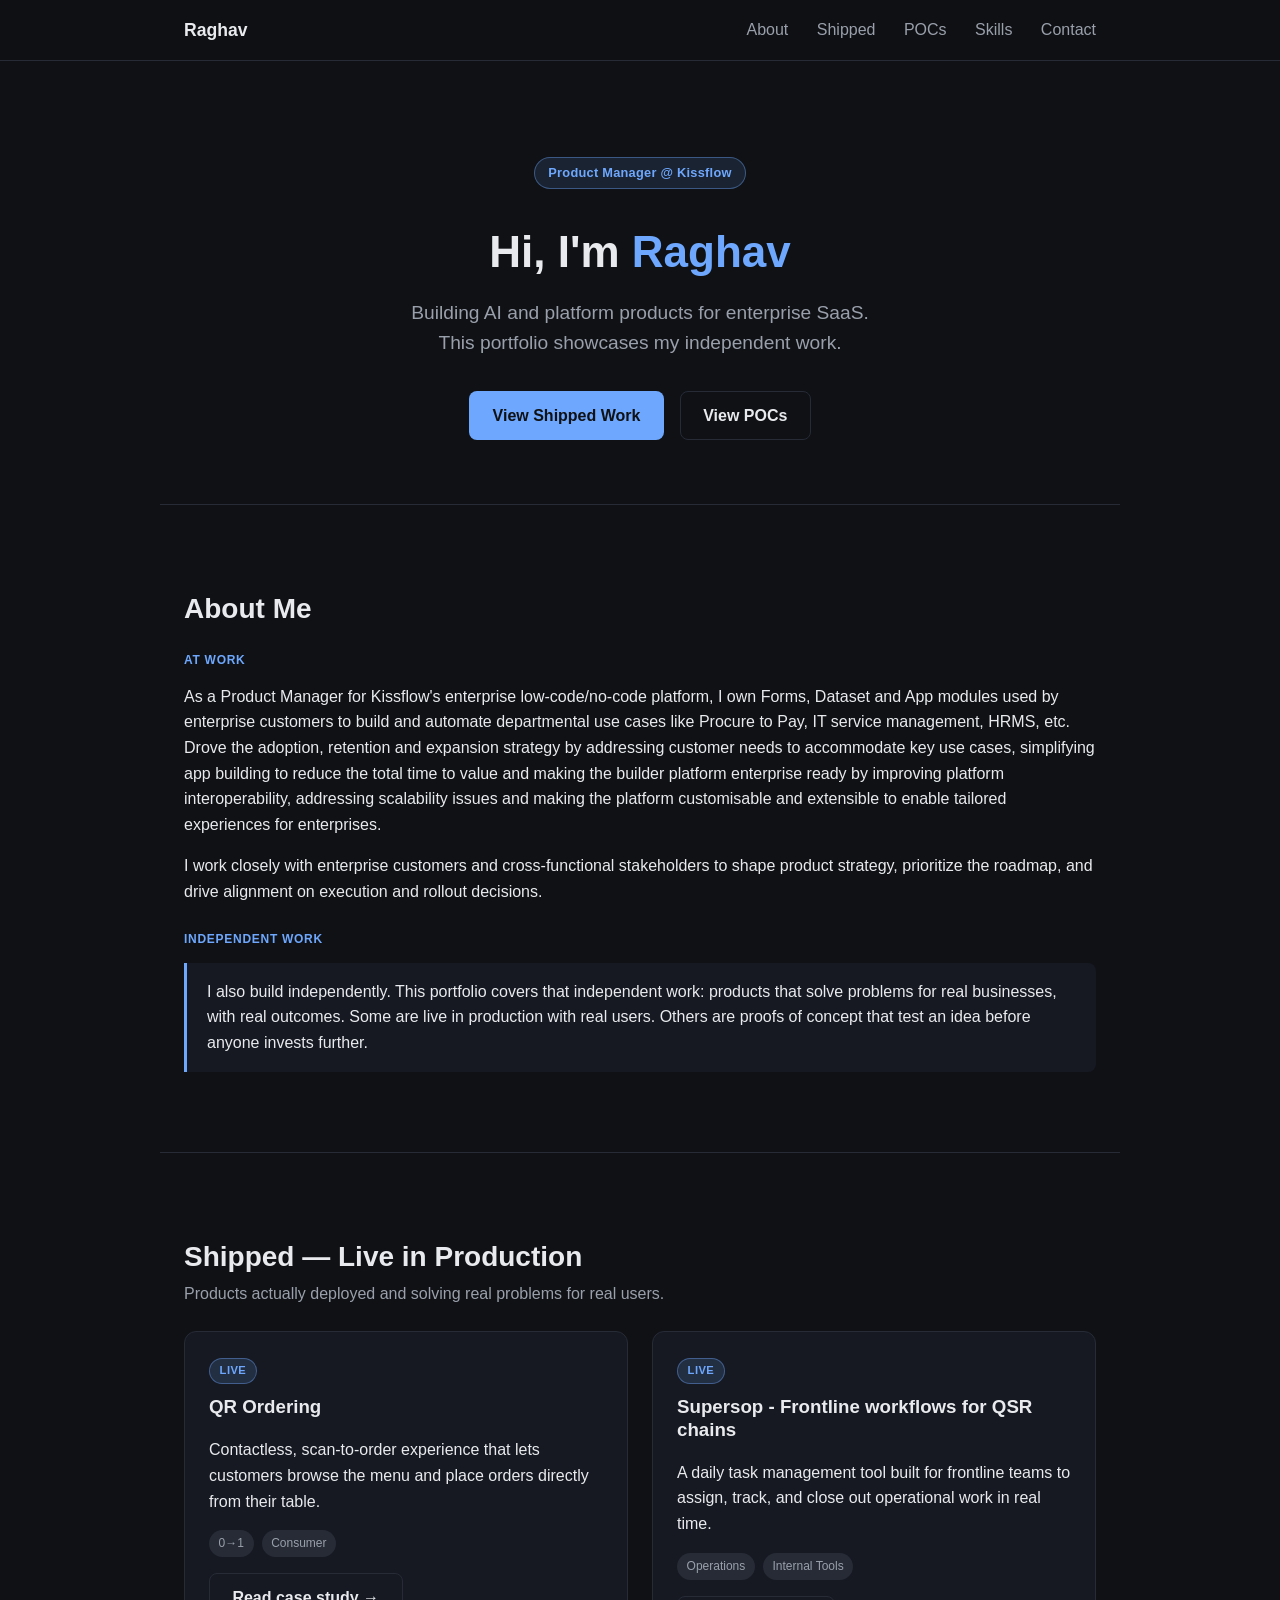
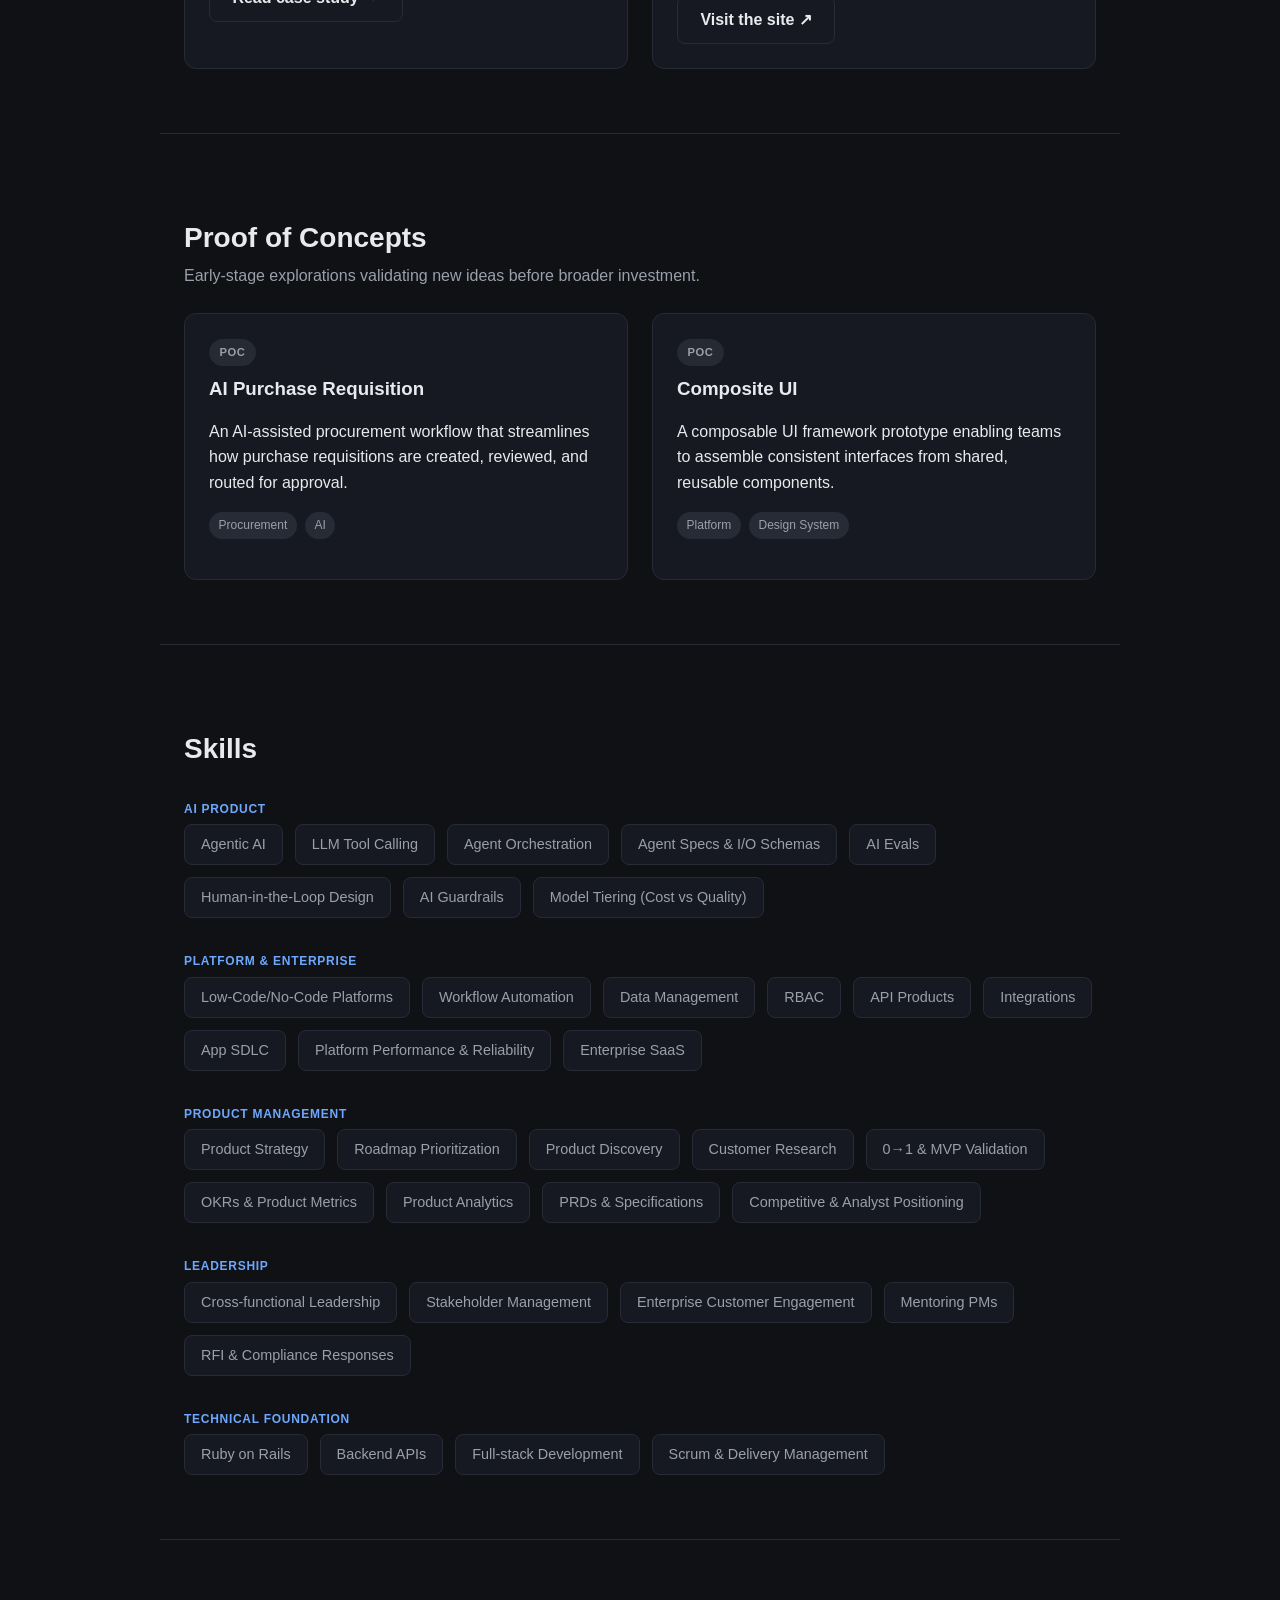
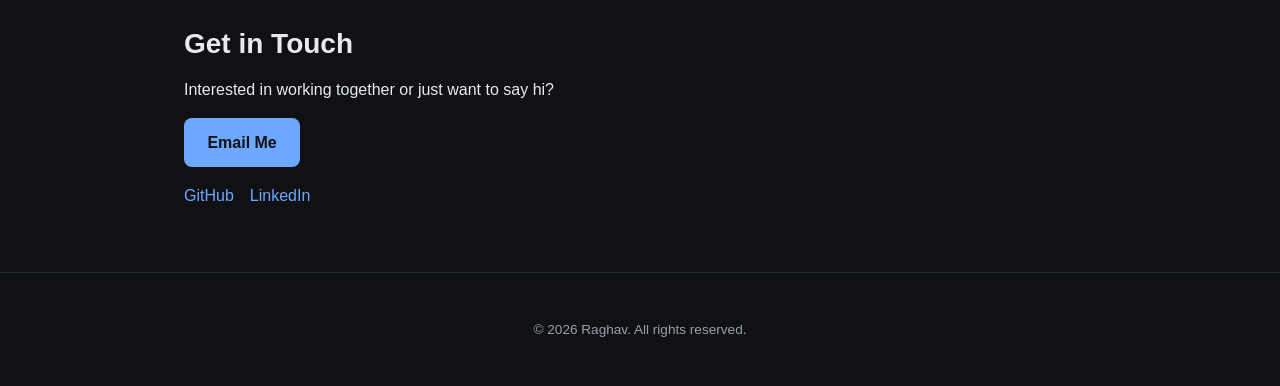
<file: index.html>
<!DOCTYPE html>
<html lang="en">
<head>
  <meta charset="UTF-8" />
  <meta name="viewport" content="width=device-width, initial-scale=1.0" />
  <title>Raghav — Product Manager Portfolio</title>
  <meta name="description" content="Portfolio of Raghav — Product Manager" />
  <link rel="stylesheet" href="assets/style.css" />
  <link rel="icon" href="data:,">
</head>
<body>
  <header class="nav">
    <div class="nav-inner">
      <a href="#home" class="brand">Raghav</a>
      <nav>
        <a href="#about">About</a>
        <a href="#projects">Shipped</a>
        <a href="#pocs">POCs</a>
        <a href="#skills">Skills</a>
        <a href="#contact">Contact</a>
      </nav>
    </div>
  </header>

  <main>
    <section id="home" class="hero">
      <span class="role-tag">Product Manager @ Kissflow</span>
      <h1>Hi, I'm <span class="accent">Raghav</span></h1>
      <p class="subtitle">Building AI and platform products for enterprise SaaS.<br />This portfolio showcases my independent work.</p>
      <div class="cta">
        <a href="#projects" class="btn btn-primary">View Shipped Work</a>
        <a href="#pocs" class="btn btn-outline">View POCs</a>
      </div>
    </section>

    <section id="about" class="section">
      <h2>About Me</h2>
      <h3 class="about-label">At work</h3>
      <p>
        As a Product Manager for Kissflow's enterprise low-code/no-code platform, I own
        Forms, Dataset and App modules used by enterprise customers to build and
        automate departmental use cases like Procure to Pay, IT service management,
        HRMS, etc. Drove the adoption, retention and expansion strategy by addressing
        customer needs to accommodate key use cases, simplifying app building to reduce
        the total time to value and making the builder platform enterprise ready by
        improving platform interoperability, addressing scalability issues and making
        the platform customisable and extensible to enable tailored experiences for
        enterprises.
      </p>
      <p>
        I work closely with enterprise customers and cross-functional stakeholders to
        shape product strategy, prioritize the roadmap, and drive alignment on
        execution and rollout decisions.
      </p>
      <h3 class="about-label">Independent work</h3>
      <p class="callout">
        I also build independently. This portfolio covers that independent work:
        products that solve problems for real businesses, with real outcomes. Some are
        live in production with real users. Others are proofs of concept that test an
        idea before anyone invests further.
      </p>
    </section>

    <section id="projects" class="section">
      <h2>Shipped — Live in Production</h2>
      <p class="section-intro">Products actually deployed and solving real problems for real users.</p>
      <div class="grid">
        <article class="card">
          <span class="status-badge status-live">Live</span>
          <h3>QR Ordering</h3>
          <p>Contactless, scan-to-order experience that lets customers browse the menu and place orders directly from their table.</p>
          <div class="tags">
            <span class="tag">0&rarr;1</span>
            <span class="tag">Consumer</span>
          </div>
          <a href="projects/qr-ordering.html" class="btn btn-outline">Read case study &rarr;</a>
        </article>
        <article class="card">
          <span class="status-badge status-live">Live</span>
          <h3>Supersop - Frontline workflows for QSR chains</h3>
          <p>A daily task management tool built for frontline teams to assign, track, and close out operational work in real time.</p>
          <div class="tags">
            <span class="tag">Operations</span>
            <span class="tag">Internal Tools</span>
          </div>
          <a href="https://www.supersop.xyz" class="btn btn-outline" target="_blank" rel="noopener">Visit the site &nearr;</a>
        </article>
      </div>
    </section>

    <section id="pocs" class="section">
      <h2>Proof of Concepts</h2>
      <p class="section-intro">Early-stage explorations validating new ideas before broader investment.</p>
      <div class="grid">
        <article class="card">
          <span class="status-badge status-poc">POC</span>
          <h3>AI Purchase Requisition</h3>
          <p>An AI-assisted procurement workflow that streamlines how purchase requisitions are created, reviewed, and routed for approval.</p>
          <div class="tags">
            <span class="tag">Procurement</span>
            <span class="tag">AI</span>
          </div>
        </article>
        <article class="card">
          <span class="status-badge status-poc">POC</span>
          <h3>Composite UI</h3>
          <p>A composable UI framework prototype enabling teams to assemble consistent interfaces from shared, reusable components.</p>
          <div class="tags">
            <span class="tag">Platform</span>
            <span class="tag">Design System</span>
          </div>
        </article>
      </div>
    </section>

    <section id="skills" class="section">
      <h2>Skills</h2>
      <div class="skill-groups">
        <div class="skill-group">
          <h3 class="about-label">AI Product</h3>
          <ul class="skills-list">
            <li>Agentic AI</li>
            <li>LLM Tool Calling</li>
            <li>Agent Orchestration</li>
            <li>Agent Specs &amp; I/O Schemas</li>
            <li>AI Evals</li>
            <li>Human-in-the-Loop Design</li>
            <li>AI Guardrails</li>
            <li>Model Tiering (Cost vs Quality)</li>
          </ul>
        </div>
        <div class="skill-group">
          <h3 class="about-label">Platform &amp; Enterprise</h3>
          <ul class="skills-list">
            <li>Low-Code/No-Code Platforms</li>
            <li>Workflow Automation</li>
            <li>Data Management</li>
            <li>RBAC</li>
            <li>API Products</li>
            <li>Integrations</li>
            <li>App SDLC</li>
            <li>Platform Performance &amp; Reliability</li>
            <li>Enterprise SaaS</li>
          </ul>
        </div>
        <div class="skill-group">
          <h3 class="about-label">Product Management</h3>
          <ul class="skills-list">
            <li>Product Strategy</li>
            <li>Roadmap Prioritization</li>
            <li>Product Discovery</li>
            <li>Customer Research</li>
            <li>0&rarr;1 &amp; MVP Validation</li>
            <li>OKRs &amp; Product Metrics</li>
            <li>Product Analytics</li>
            <li>PRDs &amp; Specifications</li>
            <li>Competitive &amp; Analyst Positioning</li>
          </ul>
        </div>
        <div class="skill-group">
          <h3 class="about-label">Leadership</h3>
          <ul class="skills-list">
            <li>Cross-functional Leadership</li>
            <li>Stakeholder Management</li>
            <li>Enterprise Customer Engagement</li>
            <li>Mentoring PMs</li>
            <li>RFI &amp; Compliance Responses</li>
          </ul>
        </div>
        <div class="skill-group">
          <h3 class="about-label">Technical Foundation</h3>
          <ul class="skills-list">
            <li>Ruby on Rails</li>
            <li>Backend APIs</li>
            <li>Full-stack Development</li>
            <li>Scrum &amp; Delivery Management</li>
          </ul>
        </div>
      </div>
    </section>

    <section id="contact" class="section">
      <h2>Get in Touch</h2>
      <p>Interested in working together or just want to say hi?</p>
      <a href="mailto:vishalragh13@gmail.com" class="btn btn-primary">Email Me</a>
      <div class="social">
        <a href="https://github.com/rockwander" target="_blank" rel="noopener">GitHub</a>
        <a href="https://www.linkedin.com/in/raghavendrang" target="_blank" rel="noopener">LinkedIn</a>
      </div>
    </section>
  </main>

  <footer class="footer">
    <p>&copy; <span id="year"></span> Raghav. All rights reserved.</p>
  </footer>

  <script src="assets/script.js"></script>
</body>
</html>
</file>
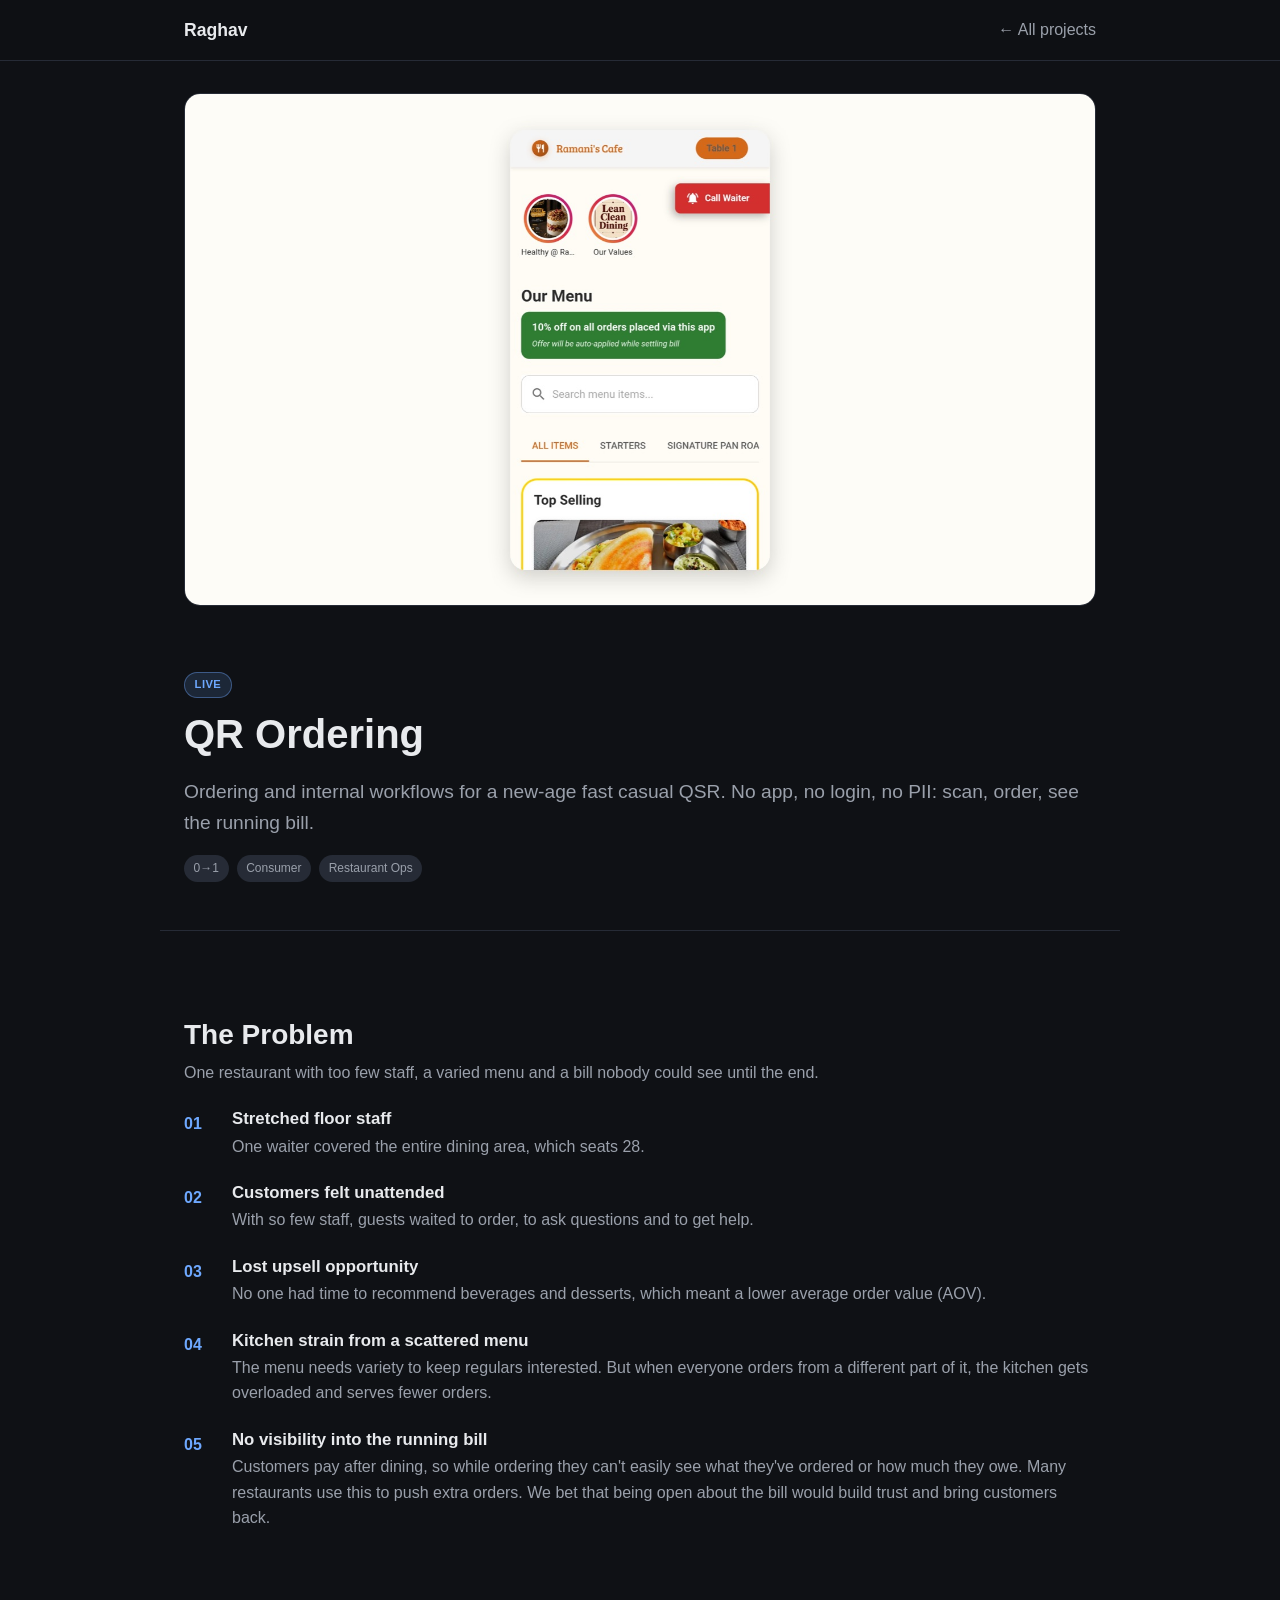
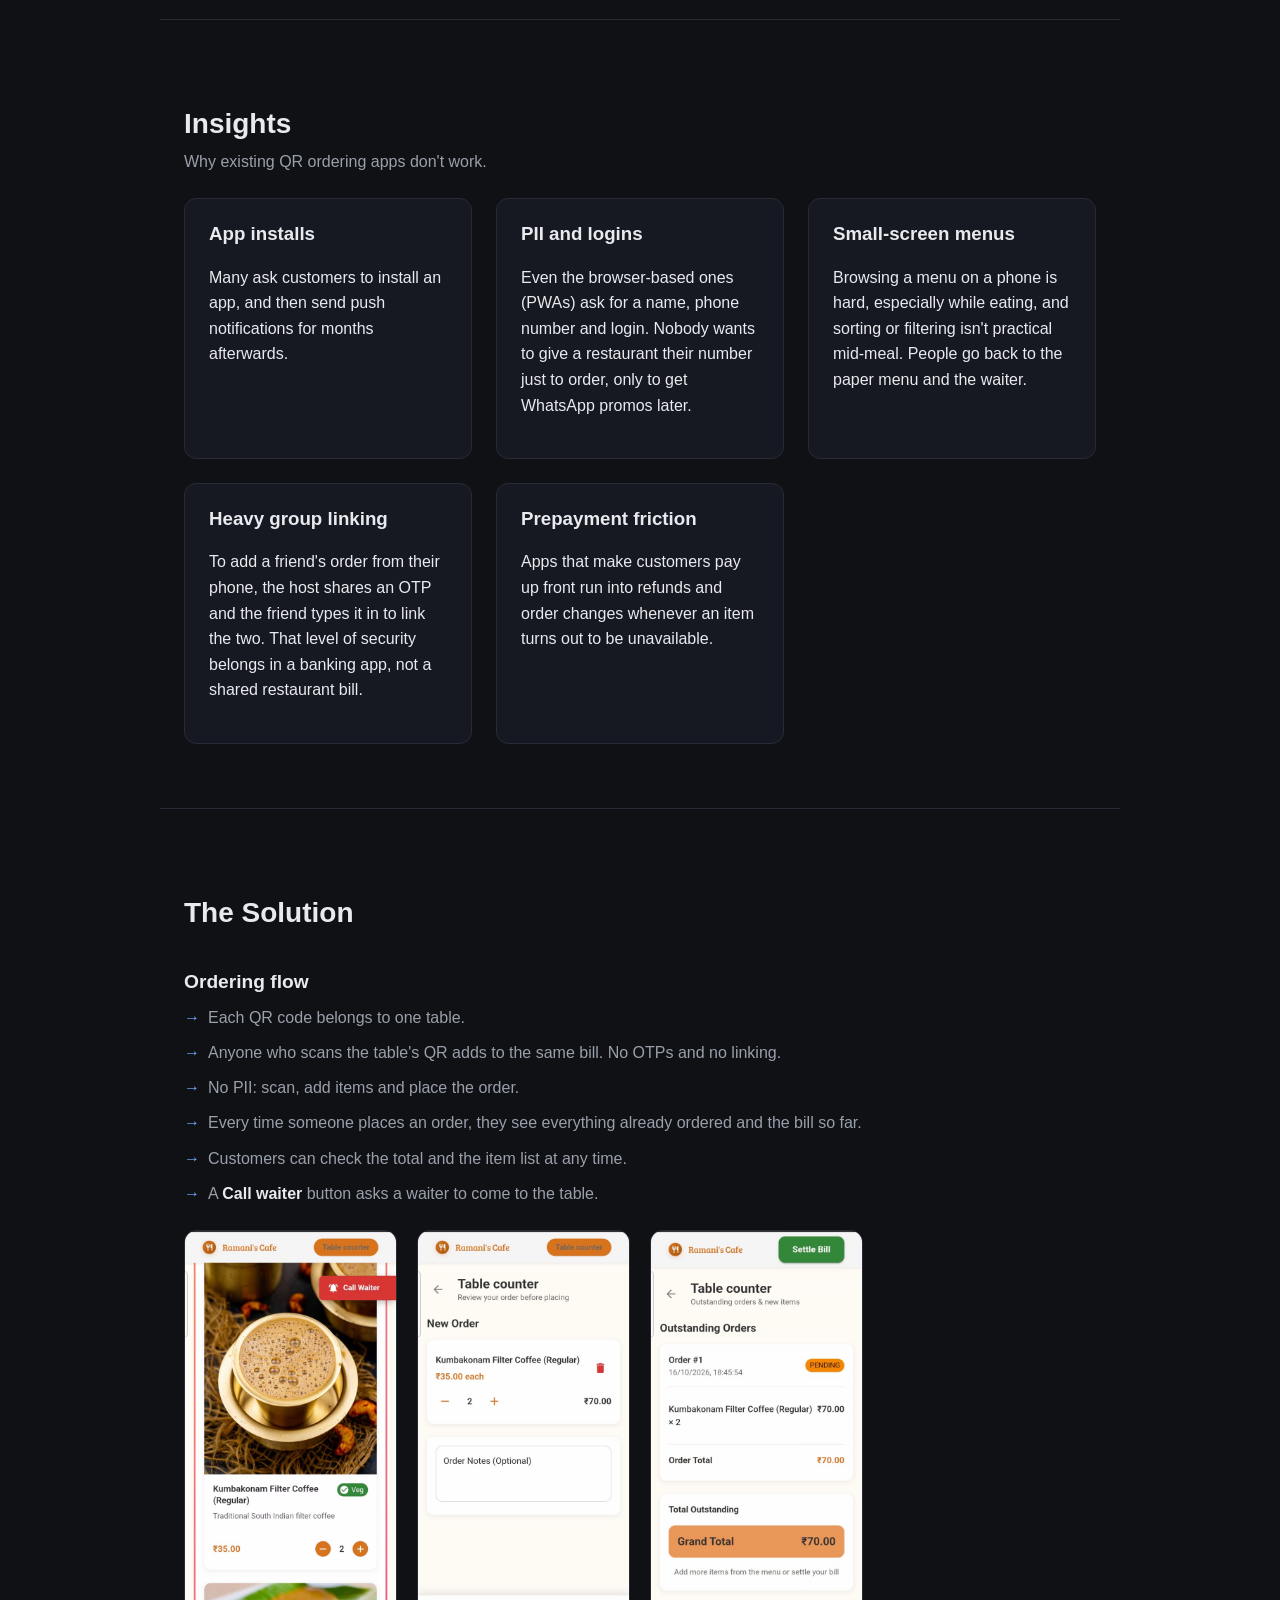
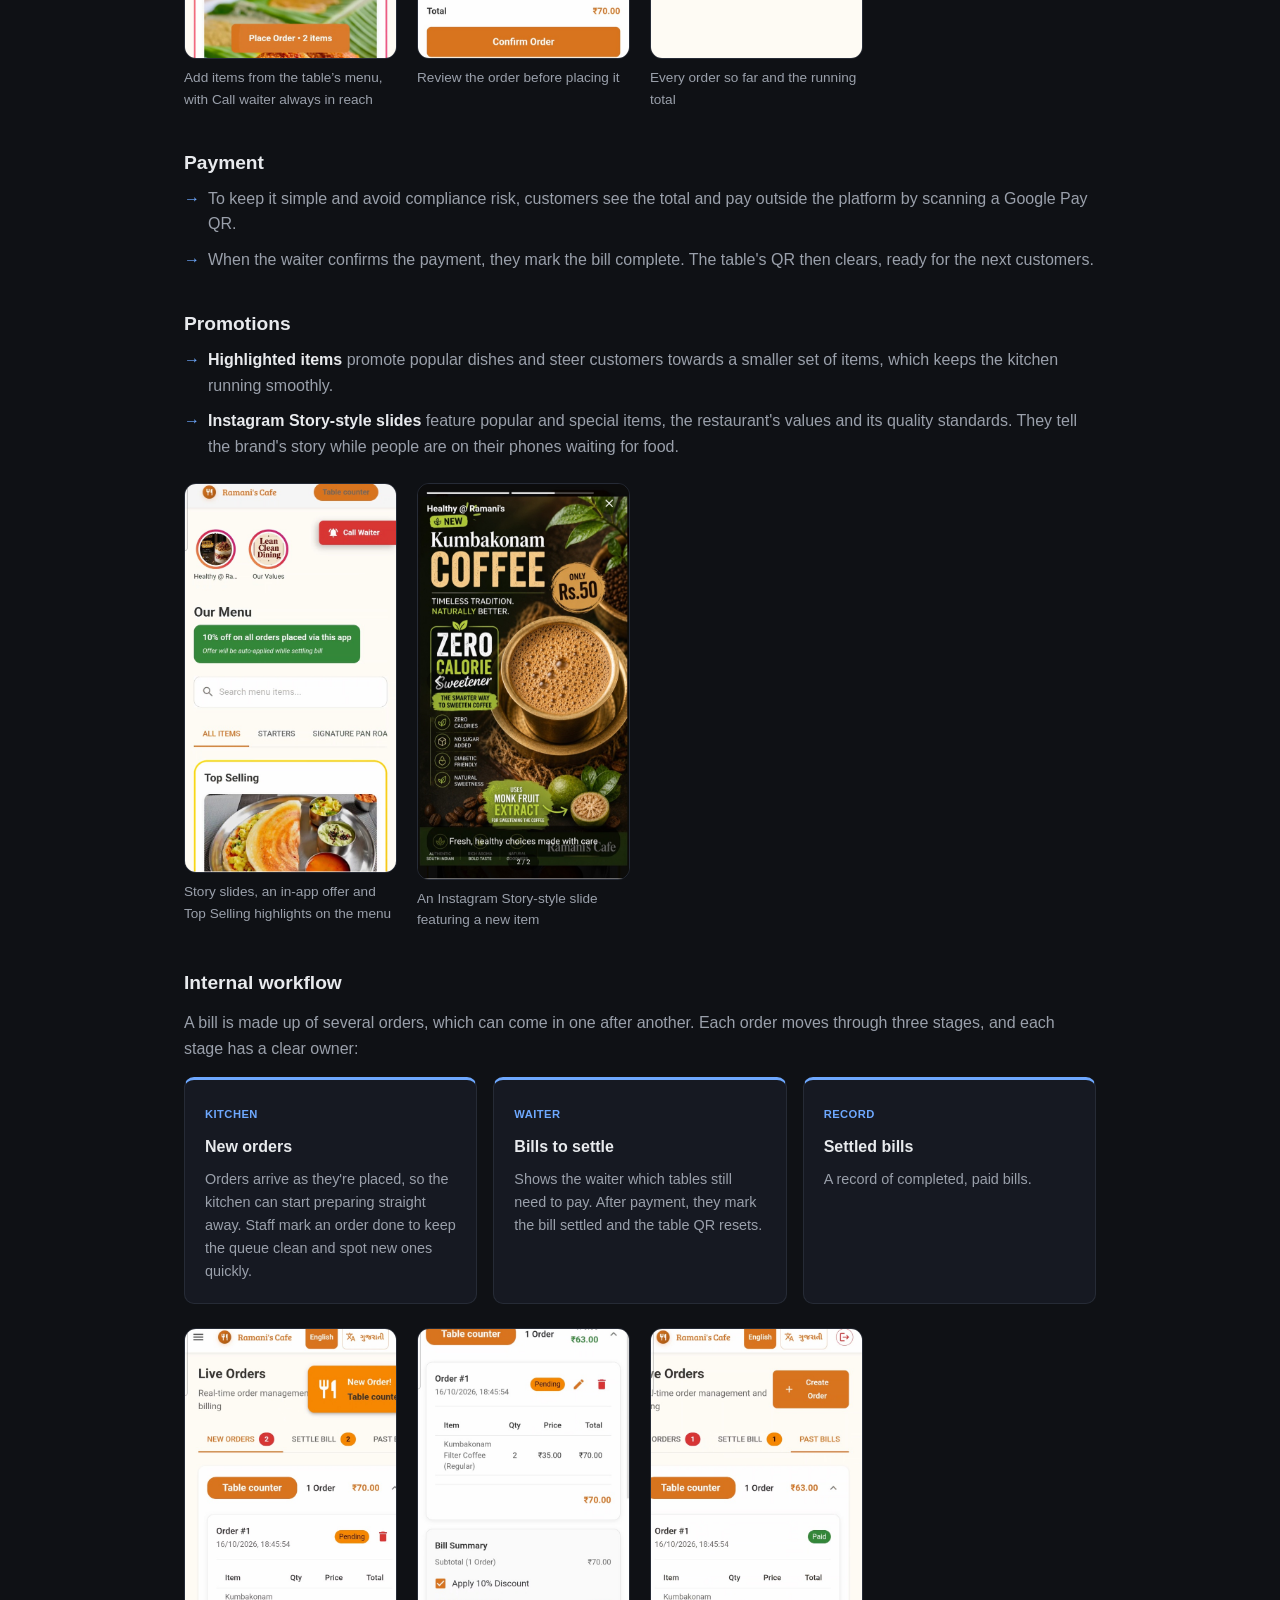
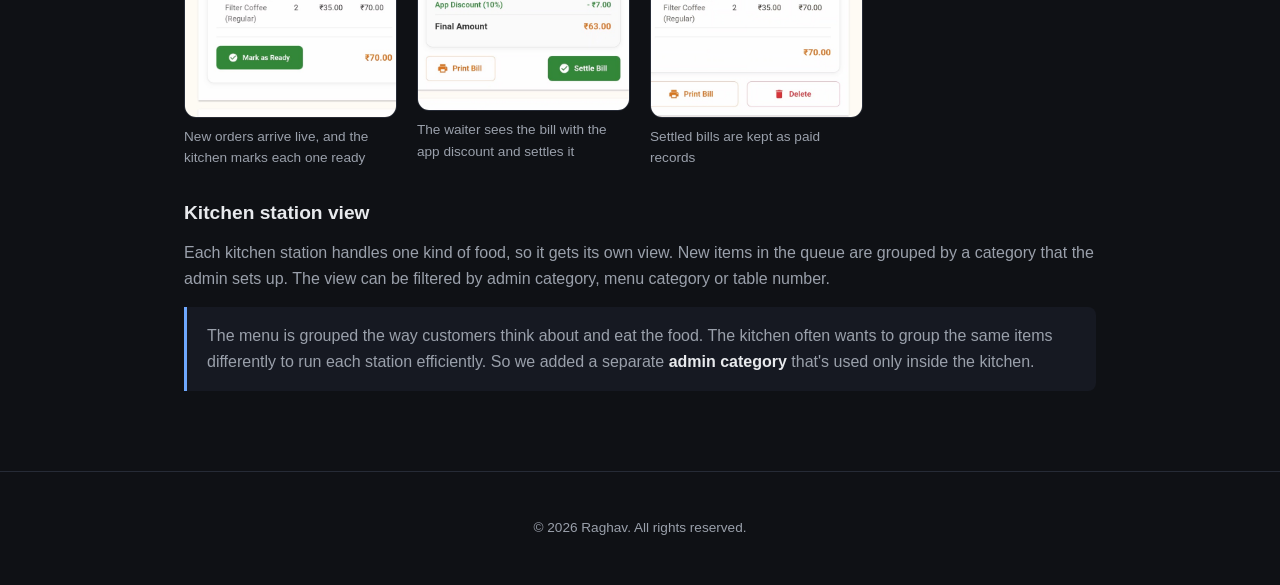
<file: projects/qr-ordering.html>
<!DOCTYPE html>
<html lang="en">
<head>
  <meta charset="UTF-8" />
  <meta name="viewport" content="width=device-width, initial-scale=1.0" />
  <title>QR Ordering — Raghav</title>
  <meta name="description" content="Case study: a no-login, table-based QR ordering and kitchen workflow system for a fast casual QSR." />
  <link rel="stylesheet" href="../assets/style.css" />
  <link rel="icon" href="data:,">
</head>
<body>
  <header class="nav">
    <div class="nav-inner">
      <a href="../index.html" class="brand">Raghav</a>
      <nav>
        <a href="../index.html#projects">&larr; All projects</a>
      </nav>
    </div>
  </header>

  <main>
    <figure class="case-cover">
      <img src="../assets/qr-ordering/cover.jpg" alt="QR ordering menu for Ramani's Cafe with story slides and a Call waiter button" width="1600" height="900" />
    </figure>

    <section class="case-hero">
      <span class="status-badge status-live">Live</span>
      <h1>QR Ordering</h1>
      <p class="subtitle">Ordering and internal workflows for a new-age fast casual QSR. No app, no login, no PII: scan, order, see the running bill.</p>
      <div class="tags">
        <span class="tag">0&rarr;1</span>
        <span class="tag">Consumer</span>
        <span class="tag">Restaurant Ops</span>
      </div>
    </section>

    <section class="section">
      <h2>The Problem</h2>
      <p class="section-intro">One restaurant with too few staff, a varied menu and a bill nobody could see until the end.</p>
      <ol class="numbered">
        <li>
          <h3>Stretched floor staff</h3>
          <p>One waiter covered the entire dining area, which seats 28.</p>
        </li>
        <li>
          <h3>Customers felt unattended</h3>
          <p>With so few staff, guests waited to order, to ask questions and to get help.</p>
        </li>
        <li>
          <h3>Lost upsell opportunity</h3>
          <p>No one had time to recommend beverages and desserts, which meant a lower average order value (AOV).</p>
        </li>
        <li>
          <h3>Kitchen strain from a scattered menu</h3>
          <p>The menu needs variety to keep regulars interested. But when everyone orders from a different part of it, the kitchen gets overloaded and serves fewer orders.</p>
        </li>
        <li>
          <h3>No visibility into the running bill</h3>
          <p>Customers pay after dining, so while ordering they can't easily see what they've ordered or how much they owe. Many restaurants use this to push extra orders. We bet that being open about the bill would build trust and bring customers back.</p>
        </li>
      </ol>
    </section>

    <section class="section">
      <h2>Insights</h2>
      <p class="section-intro">Why existing QR ordering apps don't work.</p>
      <div class="grid">
        <article class="card">
          <h3>App installs</h3>
          <p>Many ask customers to install an app, and then send push notifications for months afterwards.</p>
        </article>
        <article class="card">
          <h3>PII and logins</h3>
          <p>Even the browser-based ones (PWAs) ask for a name, phone number and login. Nobody wants to give a restaurant their number just to order, only to get WhatsApp promos later.</p>
        </article>
        <article class="card">
          <h3>Small-screen menus</h3>
          <p>Browsing a menu on a phone is hard, especially while eating, and sorting or filtering isn't practical mid-meal. People go back to the paper menu and the waiter.</p>
        </article>
        <article class="card">
          <h3>Heavy group linking</h3>
          <p>To add a friend's order from their phone, the host shares an OTP and the friend types it in to link the two. That level of security belongs in a banking app, not a shared restaurant bill.</p>
        </article>
        <article class="card">
          <h3>Prepayment friction</h3>
          <p>Apps that make customers pay up front run into refunds and order changes whenever an item turns out to be unavailable.</p>
        </article>
      </div>
    </section>

    <section class="section">
      <h2>The Solution</h2>

      <div class="subsection">
        <h3>Ordering flow</h3>
        <ul class="checklist">
          <li>Each QR code belongs to one table.</li>
          <li>Anyone who scans the table's QR adds to the same bill. No OTPs and no linking.</li>
          <li>No PII: scan, add items and place the order.</li>
          <li>Every time someone places an order, they see everything already ordered and the bill so far.</li>
          <li>Customers can check the total and the item list at any time.</li>
          <li>A <strong>Call waiter</strong> button asks a waiter to come to the table.</li>
        </ul>
        <div class="shots">
          <figure class="shot">
            <img src="../assets/qr-ordering/add-items.jpg" alt="Add items from the table&rsquo;s menu, with Call waiter always in reach" width="600" height="1214" loading="lazy" />
            <figcaption>Add items from the table&rsquo;s menu, with Call waiter always in reach</figcaption>
          </figure>
          <figure class="shot">
            <img src="../assets/qr-ordering/review-order.jpg" alt="Review the order before placing it" width="600" height="1214" loading="lazy" />
            <figcaption>Review the order before placing it</figcaption>
          </figure>
          <figure class="shot">
            <img src="../assets/qr-ordering/running-bill.jpg" alt="Every order so far and the running total" width="600" height="1214" loading="lazy" />
            <figcaption>Every order so far and the running total</figcaption>
          </figure>
        </div>
      </div>

      <div class="subsection">
        <h3>Payment</h3>
        <ul class="checklist">
          <li>To keep it simple and avoid compliance risk, customers see the total and pay outside the platform by scanning a Google Pay QR.</li>
          <li>When the waiter confirms the payment, they mark the bill complete. The table's QR then clears, ready for the next customers.</li>
        </ul>
      </div>

      <div class="subsection">
        <h3>Promotions</h3>
        <ul class="checklist">
          <li><strong>Highlighted items</strong> promote popular dishes and steer customers towards a smaller set of items, which keeps the kitchen running smoothly.</li>
          <li><strong>Instagram Story-style slides</strong> feature popular and special items, the restaurant's values and its quality standards. They tell the brand's story while people are on their phones waiting for food.</li>
        </ul>
        <div class="shots">
          <figure class="shot">
            <img src="../assets/qr-ordering/menu.jpg" alt="Story slides, an in-app offer and Top Selling highlights on the menu" width="600" height="1103" loading="lazy" />
            <figcaption>Story slides, an in-app offer and Top Selling highlights on the menu</figcaption>
          </figure>
          <figure class="shot">
            <img src="../assets/qr-ordering/story.jpg" alt="An Instagram Story-style slide featuring a new item" width="600" height="1122" loading="lazy" />
            <figcaption>An Instagram Story-style slide featuring a new item</figcaption>
          </figure>
        </div>
      </div>

      <div class="subsection">
        <h3>Internal workflow</h3>
        <p>A bill is made up of several orders, which can come in one after another. Each order moves through three stages, and each stage has a clear owner:</p>
        <div class="pipeline">
          <div class="stage">
            <span class="stage-owner">Kitchen</span>
            <h4>New orders</h4>
            <p>Orders arrive as they're placed, so the kitchen can start preparing straight away. Staff mark an order done to keep the queue clean and spot new ones quickly.</p>
          </div>
          <div class="stage">
            <span class="stage-owner">Waiter</span>
            <h4>Bills to settle</h4>
            <p>Shows the waiter which tables still need to pay. After payment, they mark the bill settled and the table QR resets.</p>
          </div>
          <div class="stage">
            <span class="stage-owner">Record</span>
            <h4>Settled bills</h4>
            <p>A record of completed, paid bills.</p>
          </div>
        </div>
        <div class="shots">
          <figure class="shot">
            <img src="../assets/qr-ordering/new-orders.jpg" alt="New orders arrive live, and the kitchen marks each one ready" width="600" height="1103" loading="lazy" />
            <figcaption>New orders arrive live, and the kitchen marks each one ready</figcaption>
          </figure>
          <figure class="shot">
            <img src="../assets/qr-ordering/settle-bill.jpg" alt="The waiter sees the bill with the app discount and settles it" width="600" height="1084" loading="lazy" />
            <figcaption>The waiter sees the bill with the app discount and settles it</figcaption>
          </figure>
          <figure class="shot">
            <img src="../assets/qr-ordering/settled-bills.jpg" alt="Settled bills are kept as paid records" width="600" height="1103" loading="lazy" />
            <figcaption>Settled bills are kept as paid records</figcaption>
          </figure>
        </div>

        <h3 class="mt">Kitchen station view</h3>
        <p>Each kitchen station handles one kind of food, so it gets its own view. New items in the queue are grouped by a category that the admin sets up. The view can be filtered by admin category, menu category or table number.</p>
        <p class="callout">The menu is grouped the way customers think about and eat the food. The kitchen often wants to group the same items differently to run each station efficiently. So we added a separate <strong>admin category</strong> that's used only inside the kitchen.</p>
      </div>
    </section>
  </main>

  <footer class="footer">
    <p>&copy; <span id="year"></span> Raghav. All rights reserved.</p>
  </footer>

  <script src="../assets/script.js"></script>
</body>
</html>
</file>
<file: assets/style.css>
:root {
  --bg: #0f1115;
  --bg-alt: #161922;
  --text: #e8eaed;
  --text-muted: #9aa0ab;
  --accent: #6ea8fe;
  --border: #262b36;
  --max-width: 960px;
}

* {
  box-sizing: border-box;
}

body {
  margin: 0;
  font-family: -apple-system, BlinkMacSystemFont, "Segoe UI", Roboto, Helvetica, Arial, sans-serif;
  background: var(--bg);
  color: var(--text);
  line-height: 1.6;
}

a {
  color: var(--accent);
  text-decoration: none;
}

h1, h2, h3 {
  line-height: 1.2;
}

.nav {
  position: sticky;
  top: 0;
  background: rgba(15, 17, 21, 0.9);
  backdrop-filter: blur(6px);
  border-bottom: 1px solid var(--border);
  z-index: 10;
}

.nav-inner {
  max-width: var(--max-width);
  margin: 0 auto;
  padding: 1rem 1.5rem;
  display: flex;
  justify-content: space-between;
  align-items: center;
}

.brand {
  font-weight: 700;
  color: var(--text);
  font-size: 1.1rem;
}

.nav nav a {
  margin-left: 1.5rem;
  color: var(--text-muted);
  font-weight: 500;
}

.nav nav a:hover {
  color: var(--text);
}

.hero {
  max-width: var(--max-width);
  margin: 0 auto;
  padding: 6rem 1.5rem 4rem;
  text-align: center;
}

.hero h1 {
  font-size: 2.75rem;
  margin-bottom: 0.5rem;
}

.role-tag {
  display: inline-block;
  font-size: 0.8rem;
  font-weight: 600;
  letter-spacing: 0.02em;
  color: var(--accent);
  background: rgba(110, 168, 254, 0.12);
  border: 1px solid rgba(110, 168, 254, 0.4);
  padding: 0.3rem 0.85rem;
  border-radius: 999px;
}

.accent {
  color: var(--accent);
}

.subtitle {
  color: var(--text-muted);
  font-size: 1.2rem;
  margin-bottom: 2rem;
}

.cta {
  display: flex;
  gap: 1rem;
  justify-content: center;
}

.btn {
  display: inline-block;
  padding: 0.65rem 1.4rem;
  border-radius: 8px;
  font-weight: 600;
  border: 1px solid transparent;
}

.btn-primary {
  background: var(--accent);
  color: #0f1115;
}

.btn-outline {
  border-color: var(--border);
  color: var(--text);
}

.section {
  max-width: var(--max-width);
  margin: 0 auto;
  padding: 4rem 1.5rem;
  border-top: 1px solid var(--border);
}

.section h2 {
  font-size: 1.75rem;
  margin-bottom: 0.5rem;
}

.section-intro {
  color: var(--text-muted);
  margin-top: 0;
  margin-bottom: 1.5rem;
}

.grid {
  display: grid;
  grid-template-columns: repeat(auto-fit, minmax(240px, 1fr));
  gap: 1.5rem;
}

.card {
  background: var(--bg-alt);
  border: 1px solid var(--border);
  border-radius: 12px;
  padding: 1.5rem;
}

.card h3 {
  margin-top: 0;
}

.status-badge {
  display: inline-block;
  font-size: 0.7rem;
  font-weight: 700;
  text-transform: uppercase;
  letter-spacing: 0.04em;
  padding: 0.2rem 0.6rem;
  border-radius: 999px;
  margin-bottom: 0.75rem;
}

.status-live {
  background: rgba(110, 168, 254, 0.15);
  color: var(--accent);
  border: 1px solid rgba(110, 168, 254, 0.4);
}

.status-poc {
  background: rgba(154, 160, 171, 0.12);
  color: var(--text-muted);
  border: 1px solid var(--border);
}

.tags {
  display: flex;
  gap: 0.5rem;
  flex-wrap: wrap;
  margin: 1rem 0;
}

.tag {
  background: var(--border);
  color: var(--text-muted);
  font-size: 0.75rem;
  padding: 0.25rem 0.6rem;
  border-radius: 999px;
}

.card-link {
  font-weight: 600;
  font-size: 0.9rem;
}

.skills-list {
  display: flex;
  flex-wrap: wrap;
  gap: 0.75rem;
  list-style: none;
  padding: 0;
}

.skills-list li {
  background: var(--bg-alt);
  border: 1px solid var(--border);
  padding: 0.5rem 1rem;
  border-radius: 8px;
  color: var(--text-muted);
  font-size: 0.9rem;
}

.skill-groups {
  display: grid;
  gap: 0.5rem;
}

.skill-group .skills-list {
  margin: 0.5rem 0 0;
}

.social {
  margin-top: 1rem;
  display: flex;
  gap: 1rem;
}

.footer {
  text-align: center;
  padding: 2rem 1.5rem;
  color: var(--text-muted);
  font-size: 0.85rem;
  border-top: 1px solid var(--border);
}

.about-label {
  font-size: 0.75rem;
  font-weight: 700;
  text-transform: uppercase;
  letter-spacing: 0.06em;
  color: var(--accent);
  margin: 1.75rem 0 0.25rem;
}

/* Case study pages */
.case-cover {
  max-width: var(--max-width);
  margin: 2rem auto 0;
  padding: 0 1.5rem;
}

.case-cover img {
  display: block;
  width: 100%;
  height: auto;
  aspect-ratio: 16 / 9;
  object-fit: cover;
  border: 1px solid var(--border);
  border-radius: 16px;
}

.case-hero {
  max-width: var(--max-width);
  margin: 0 auto;
  padding: 4rem 1.5rem 2rem;
}

.case-hero h1 {
  font-size: 2.5rem;
  margin: 0 0 0.5rem;
}

.case-hero .subtitle {
  margin-bottom: 1rem;
}

.numbered {
  list-style: none;
  counter-reset: item;
  padding: 0;
  margin: 0;
}

.numbered li {
  counter-increment: item;
  position: relative;
  padding-left: 3rem;
  margin-bottom: 1.5rem;
}

.numbered li::before {
  content: counter(item, decimal-leading-zero);
  position: absolute;
  left: 0;
  top: 0.1rem;
  color: var(--accent);
  font-weight: 700;
}

.numbered h3 {
  margin: 0 0 0.25rem;
  font-size: 1.05rem;
}

.numbered p {
  margin: 0;
  color: var(--text-muted);
}

.subsection {
  margin-top: 2.5rem;
}

.subsection h3 {
  font-size: 1.2rem;
  margin-bottom: 0.75rem;
}

.subsection p {
  color: var(--text-muted);
}

.mt {
  margin-top: 2rem;
}

.checklist {
  list-style: none;
  padding: 0;
  margin: 0;
}

.checklist li {
  position: relative;
  padding-left: 1.5rem;
  margin-bottom: 0.6rem;
  color: var(--text-muted);
}

.checklist li::before {
  content: "\2192";
  position: absolute;
  left: 0;
  color: var(--accent);
}

.checklist strong,
.subsection p strong {
  color: var(--text);
}

.pipeline {
  display: grid;
  grid-template-columns: repeat(auto-fit, minmax(200px, 1fr));
  gap: 1rem;
  margin-top: 1rem;
}

.stage {
  background: var(--bg-alt);
  border: 1px solid var(--border);
  border-top: 3px solid var(--accent);
  border-radius: 10px;
  padding: 1.25rem;
}

.stage h4 {
  margin: 0.5rem 0;
  font-size: 1rem;
}

.stage p {
  margin: 0;
  font-size: 0.9rem;
}

.stage-owner {
  font-size: 0.7rem;
  font-weight: 700;
  text-transform: uppercase;
  letter-spacing: 0.04em;
  color: var(--accent);
}

.callout {
  border-left: 3px solid var(--accent);
  background: var(--bg-alt);
  padding: 1rem 1.25rem;
  border-radius: 0 8px 8px 0;
}

@media (max-width: 600px) {
  .nav nav a {
    margin-left: 1rem;
    font-size: 0.9rem;
  }
  .hero h1,
  .case-hero h1 {
    font-size: 2rem;
  }
}

.shots {
  display: grid;
  grid-template-columns: repeat(auto-fill, minmax(200px, 1fr));
  gap: 1.25rem;
  margin-top: 1.5rem;
}

.shot {
  margin: 0;
}

.shot img {
  display: block;
  width: 100%;
  height: auto;
  border: 1px solid var(--border);
  border-radius: 12px;
}

.shot figcaption {
  margin-top: 0.5rem;
  font-size: 0.85rem;
  color: var(--text-muted);
}
</file>
